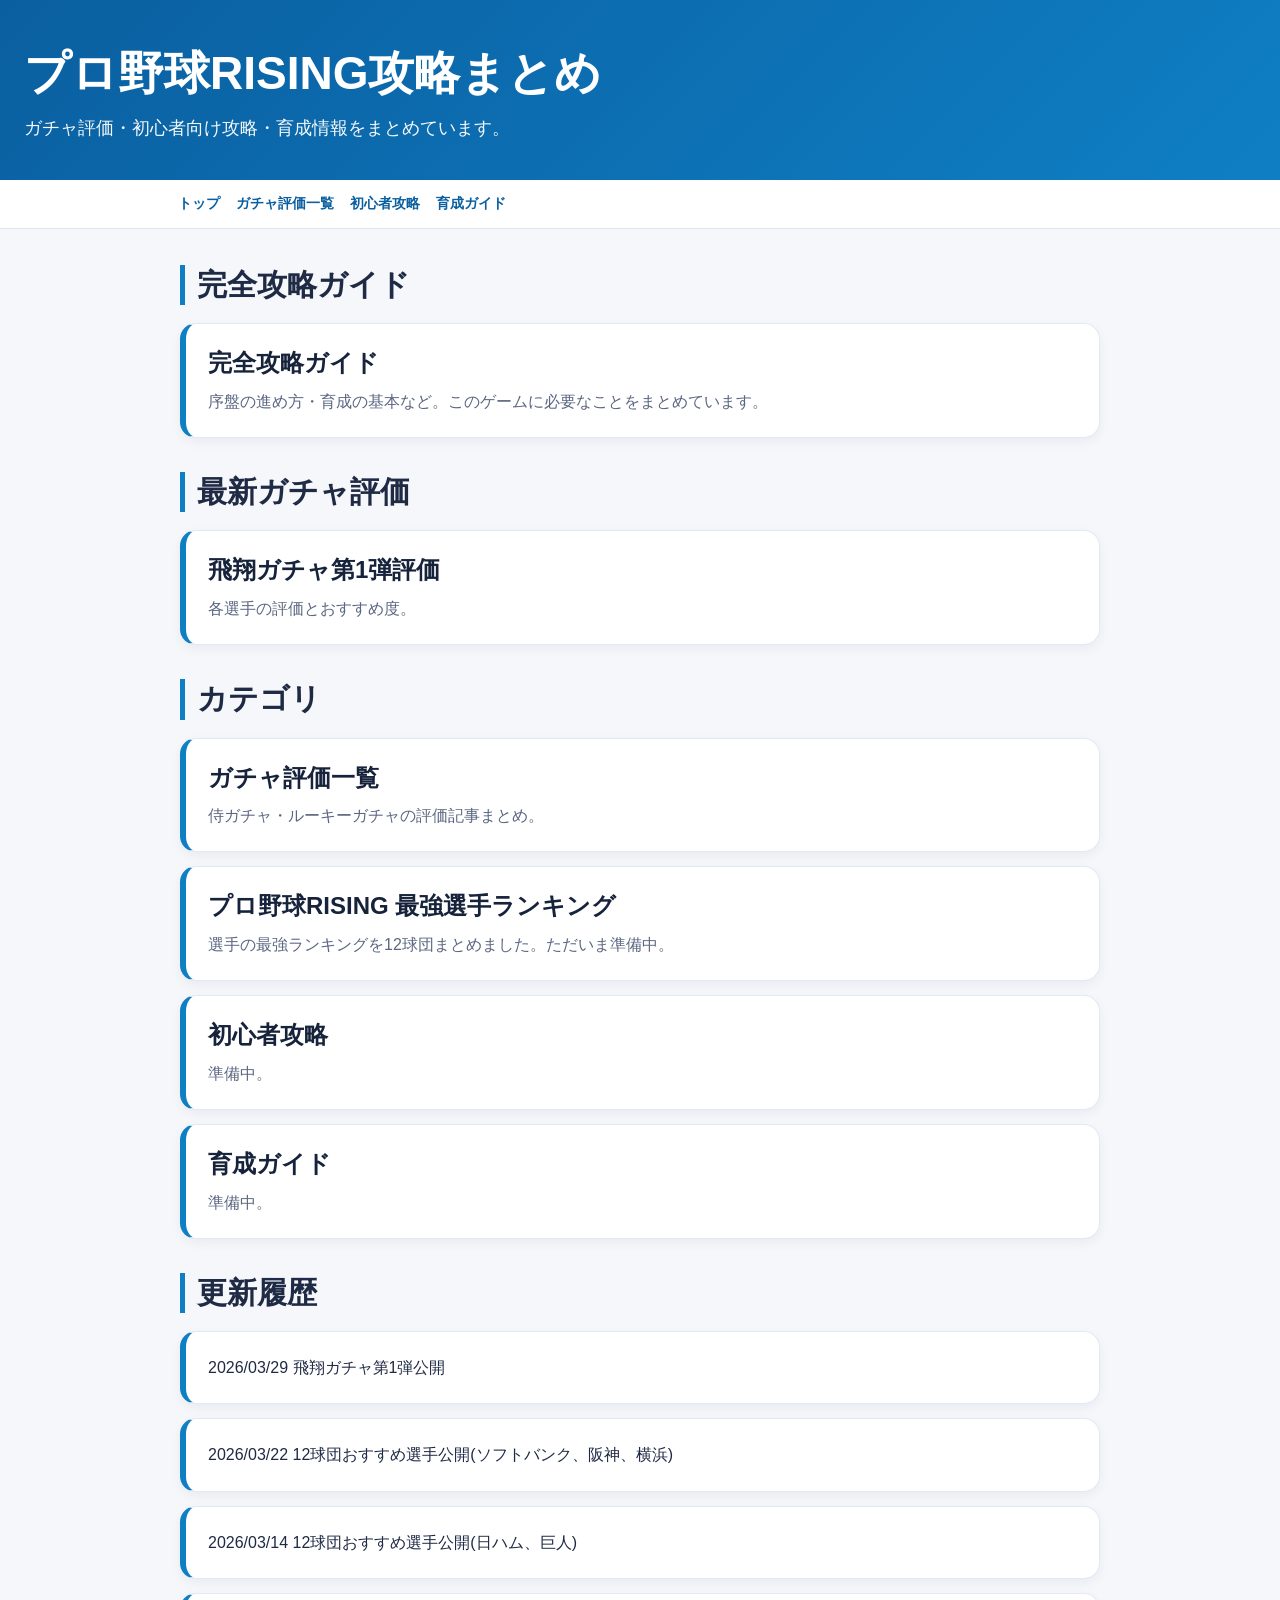
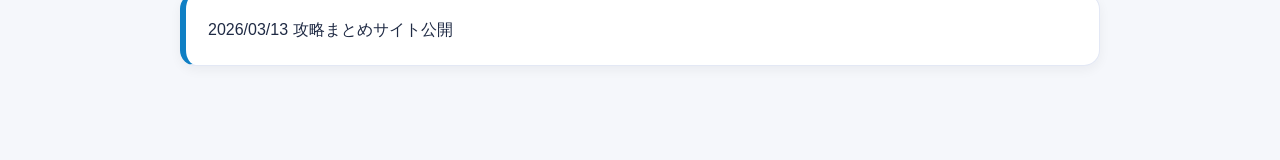
<file: index.html>
<!DOCTYPE html>
<html lang="ja">
<head>
<meta charset="utf-8">
<meta name="viewport" content="width=device-width, initial-scale=1">
<title>プロ野球RISING攻略まとめ</title>
<link rel="stylesheet" href="style.css">
</head>
<body>

<header>
  <h1>プロ野球RISING攻略まとめ</h1>
  <p>ガチャ評価・初心者向け攻略・育成情報をまとめています。</p>
</header>

<nav>
  <div class="nav-inner">
    <a href="./index.html">トップ</a>
    <a href="./gacha.html">ガチャ評価一覧</a>
    <a href="#">初心者攻略</a>
    <a href="#">育成ガイド</a>
  </div>
</nav>

<div class="container">

  <section>
    <h2>完全攻略ガイド</h2>
    <div class="card">
      <a class="card-title" href="https://note.com/namahamusdtb/n/n98266732a92f" target="_blank" rel="noopener noreferrer">完全攻略ガイド</a>
      <div class="desc">序盤の進め方・育成の基本など。このゲームに必要なことをまとめています。</div>
    </div>
  </section>

  <section>
    <h2>最新ガチャ評価</h2>
    <div class="card">
      <a class="card-title" href="https://note.com/namahamusdtb/n/nda409829eb93" target="_blank" rel="noopener noreferrer">飛翔ガチャ第1弾評価</a>
      <div class="desc">各選手の評価とおすすめ度。</div>
    </div>
  </section>

  <section>
    <h2>カテゴリ</h2>
    <div class="card">
      <a class="card-title" href="./gacha.html">ガチャ評価一覧</a>
      <div class="desc">侍ガチャ・ルーキーガチャの評価記事まとめ。</div>
    </div>
    
    <div class="card">
      <a class="card-title" href="./12teams.html">プロ野球RISING 最強選手ランキング</a>
      <div class="desc">選手の最強ランキングを12球団まとめました。ただいま準備中。</div>
    </div>

    <div class="card">
      <a class="card-title" href="#">初心者攻略</a>
      <div class="desc">準備中。</div>
    </div>

    <div class="card">
      <a class="card-title" href="#">育成ガイド</a>
      <div class="desc">準備中。</div>
    </div>
  </section>

  <section>
<h2>更新履歴</h2>

<div class="card">
2026/03/29 飛翔ガチャ第1弾公開 
</div>

<div class="card">
2026/03/22 12球団おすすめ選手公開(ソフトバンク、阪神、横浜)
</div>

<div class="card">
2026/03/14 12球団おすすめ選手公開(日ハム、巨人)
</div>
  
<div class="card">
2026/03/13 攻略まとめサイト公開
</div>

</section>

</div>

</body>
</html>
</file>
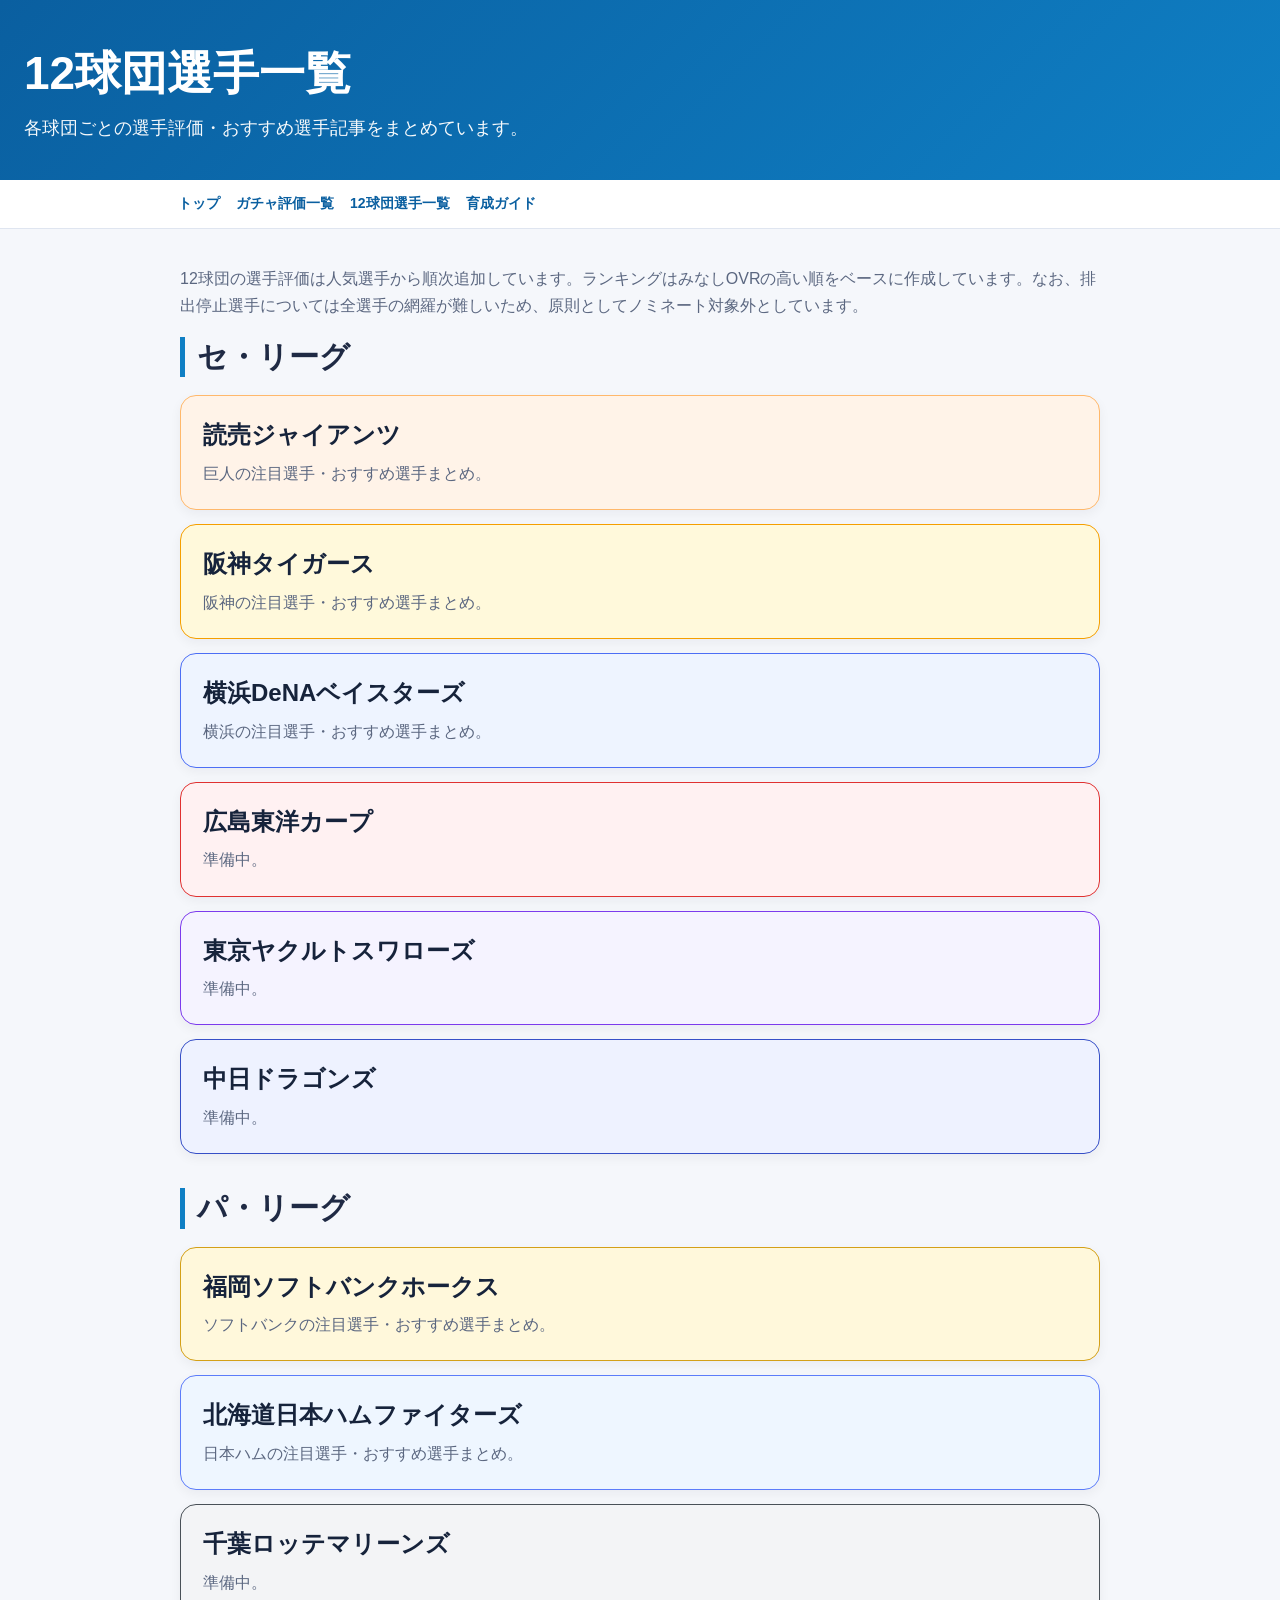
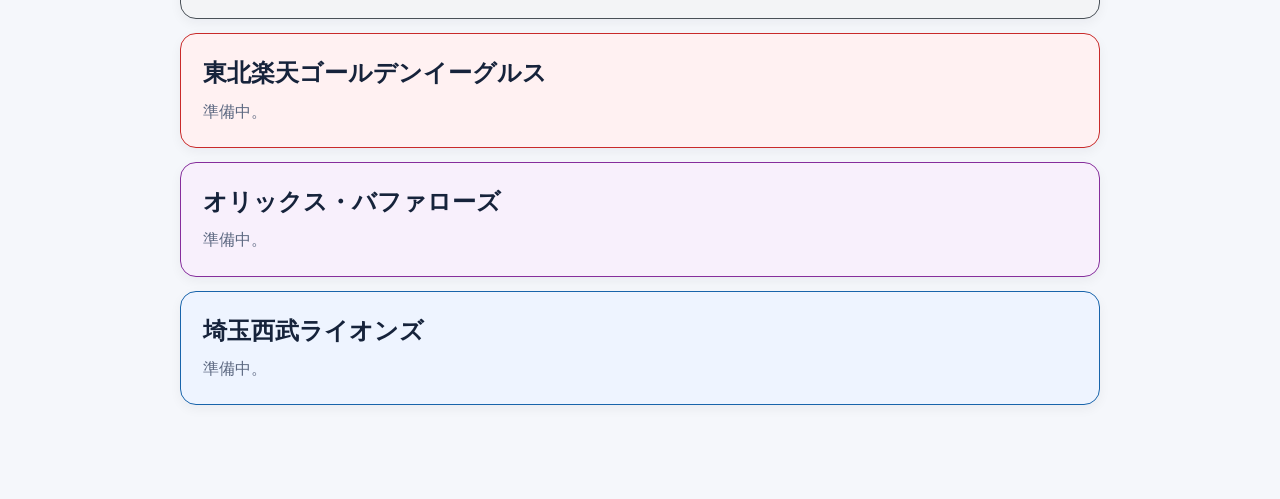
<file: 12teams.html>
<!DOCTYPE html>
<html lang="ja">
<head>
<meta charset="utf-8">
<meta name="viewport" content="width=device-width, initial-scale=1">
<title>12球団選手一覧 | プロ野球RISING攻略まとめ</title>
<link rel="stylesheet" href="style.css">
</head>
<body>

<header>
  <h1>12球団選手一覧</h1>
  <p>各球団ごとの選手評価・おすすめ選手記事をまとめています。</p>
</header>

<nav>
  <div class="nav-inner">
    <a href="./index.html">トップ</a>
    <a href="./gacha.html">ガチャ評価一覧</a>
    <a href="./12teams.html">12球団選手一覧</a>
    <a href="#">育成ガイド</a>
  </div>
</nav>

<div class="container">

  <section>
    <p class="note">
12球団の選手評価は人気選手から順次追加しています。ランキングはみなしOVRの高い順をベースに作成しています。なお、排出停止選手については全選手の網羅が難しいため、原則としてノミネート対象外としています。
</p>
    <h2>セ・リーグ</h2>

    <div class="card" style="background:#fff3e8; border:1px solid #ffb86b;">
      <a class="card-title" href="./gints.html" target="_blank" rel="noopener noreferrer">読売ジャイアンツ</a>
      <div class="desc">巨人の注目選手・おすすめ選手まとめ。</div>
    </div>

    <div class="card" style="background:#fff9db; border:1px solid #f59f00;">
      <a class="card-title" href="./tigers.html" target="_blank" rel="noopener noreferrer">阪神タイガース</a>
      <div class="desc">阪神の注目選手・おすすめ選手まとめ。</div>
    </div>

    <div class="card" style="background:#eef4ff; border:1px solid #4c6ef5;">
      <a class="card-title" href="./bays.html" target="_blank" rel="noopener noreferrer">横浜DeNAベイスターズ</a>
      <div class="desc">横浜の注目選手・おすすめ選手まとめ。</div>
    </div>

    <div class="card" style="background:#fff1f2; border:1px solid #e03131;">
      <a class="card-title" href="ここに広島の記事URL" target="_blank" rel="noopener noreferrer">広島東洋カープ</a>
      <div class="desc">準備中。</div>
    </div>

    <div class="card" style="background:#f5f3ff; border:1px solid #7c3aed;">
      <a class="card-title" href="ここにヤクルトの記事URL" target="_blank" rel="noopener noreferrer">東京ヤクルトスワローズ</a>
      <div class="desc">準備中。</div>
    </div>

    <div class="card" style="background:#eef2ff; border:1px solid #364fc7;">
      <a class="card-title" href="ここに中日の記事URL" target="_blank" rel="noopener noreferrer">中日ドラゴンズ</a>
      <div class="desc">準備中。</div>
    </div>
  </section>

  <section>
    <h2>パ・リーグ</h2>

    <div class="card" style="background:#fff8db; border:1px solid #d4a017;">
      <a class="card-title" href="./hawks.html" target="_blank" rel="noopener noreferrer">福岡ソフトバンクホークス</a>
      <div class="desc">ソフトバンクの注目選手・おすすめ選手まとめ。</div>
    </div>

    <div class="card" style="background:#eef6ff; border:1px solid #5c7cfa;">
      <a class="card-title" href="./fighters.html" target="_blank" rel="noopener noreferrer">北海道日本ハムファイターズ</a>
      <div class="desc">日本ハムの注目選手・おすすめ選手まとめ。</div>
    </div>

    <div class="card" style="background:#f3f4f6; border:1px solid #495057;">
      <a class="card-title" href="ここにロッテの記事URL" target="_blank" rel="noopener noreferrer">千葉ロッテマリーンズ</a>
      <div class="desc">準備中。</div>
    </div>

    <div class="card" style="background:#fff1f2; border:1px solid #c92a2a;">
      <a class="card-title" href="ここに楽天の記事URL" target="_blank" rel="noopener noreferrer">東北楽天ゴールデンイーグルス</a>
      <div class="desc">準備中。</div>
    </div>

    <div class="card" style="background:#f8f0fc; border:1px solid #862e9c;">
      <a class="card-title" href="ここにオリックスの記事URL" target="_blank" rel="noopener noreferrer">オリックス・バファローズ</a>
      <div class="desc">準備中。</div>
    </div>

    <div class="card" style="background:#eef4ff; border:1px solid #1864ab;">
      <a class="card-title" href="ここに西武の記事URL" target="_blank" rel="noopener noreferrer">埼玉西武ライオンズ</a>
      <div class="desc">準備中。</div>
    </div>
  </section>

</div>

</body>
</html>
</file>
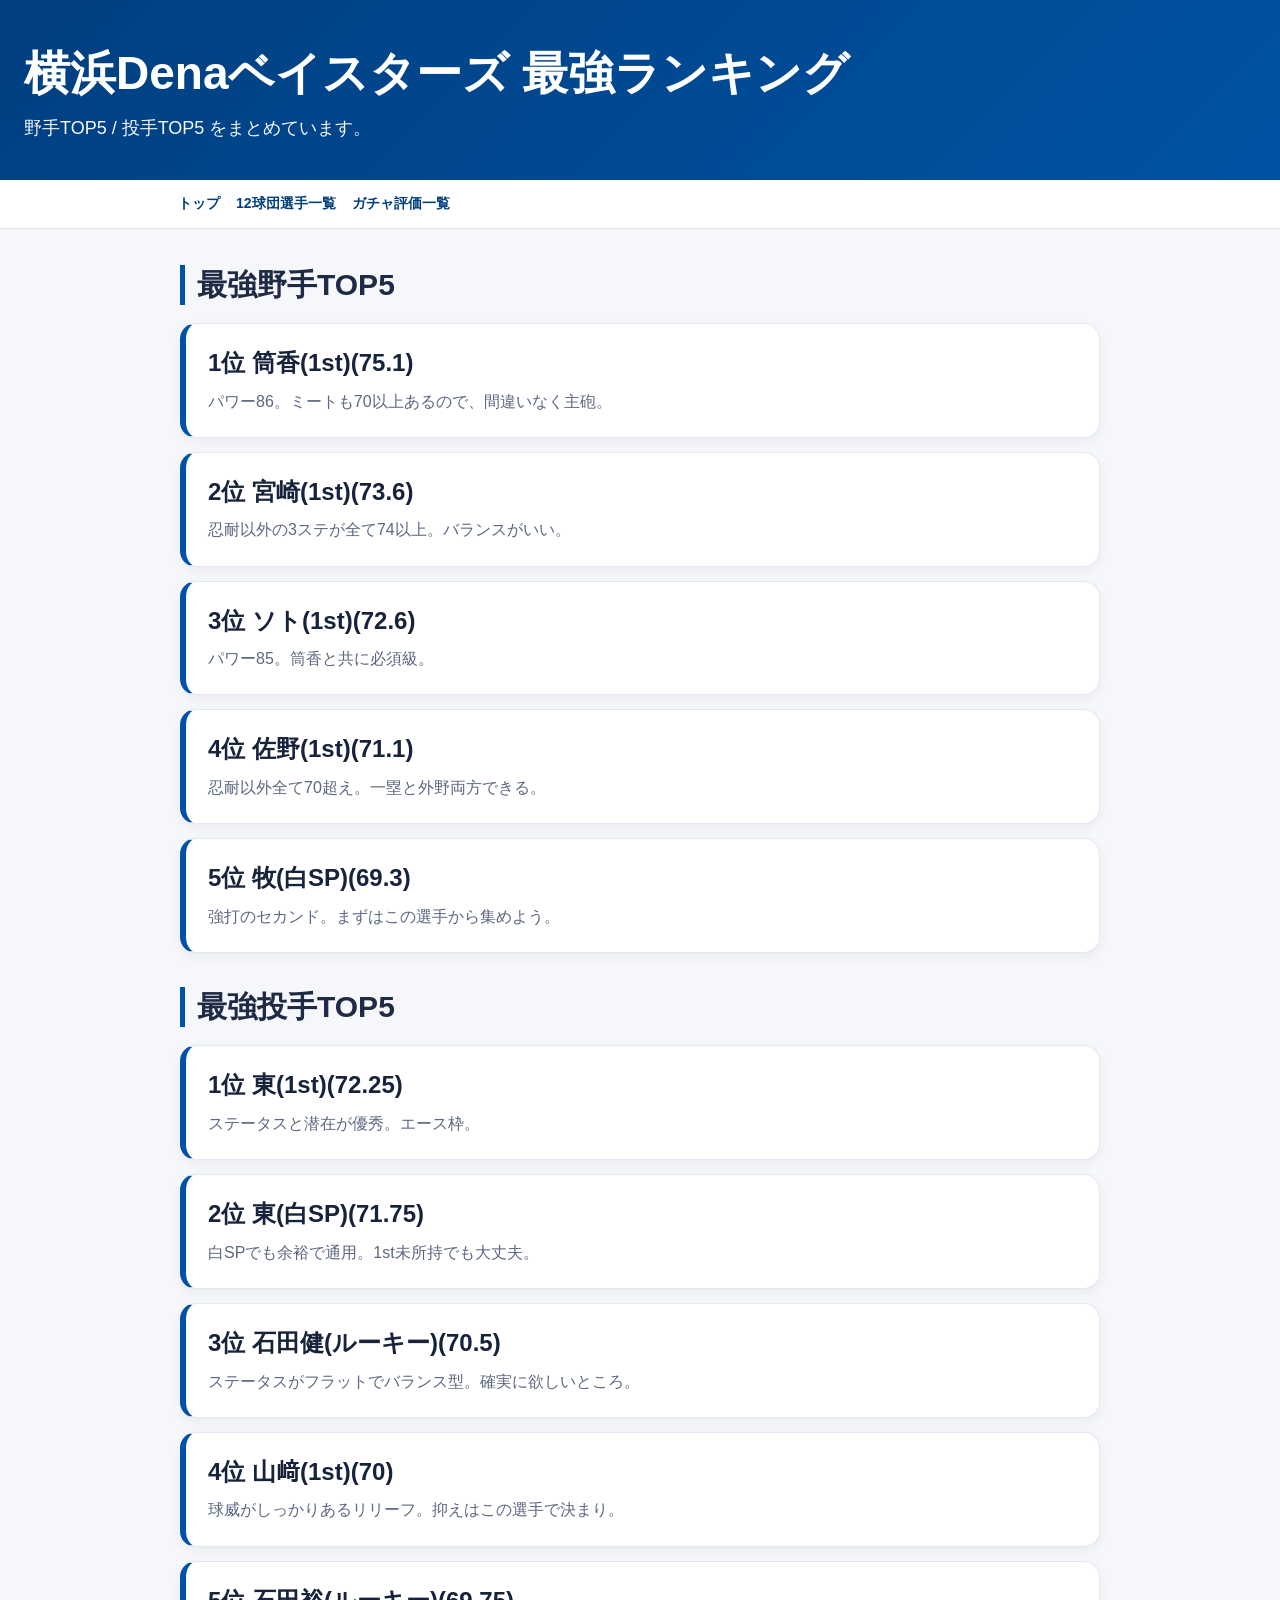
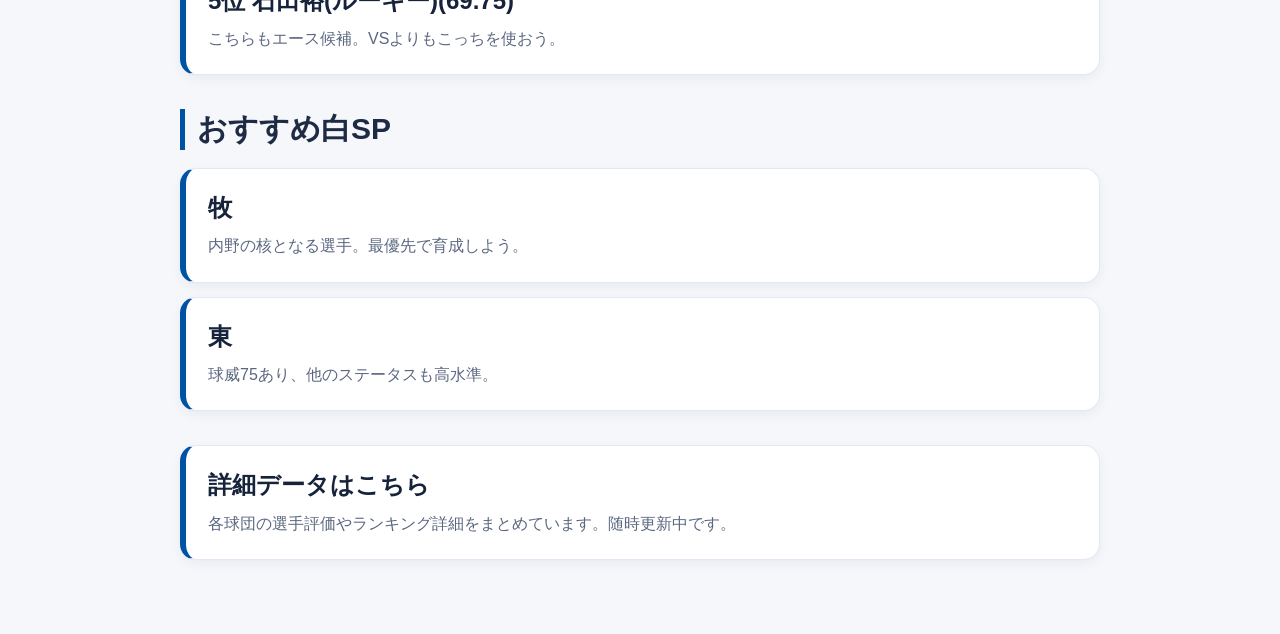
<file: bays.html>
<!DOCTYPE html>
<html lang="ja">
<head>
<meta charset="utf-8">
<meta name="viewport" content="width=device-width, initial-scale=1">
<title>横浜最強ランキング | プロ野球RISING攻略まとめ</title>
<link rel="stylesheet" href="style.css">
</head>
<body class="team-baystars">

<header>
  <h1>横浜Denaベイスターズ 最強ランキング</h1>
  <p>野手TOP5 / 投手TOP5 をまとめています。</p>
</header>

<nav>
  <div class="nav-inner">
    <a href="./index.html">トップ</a>
    <a href="./12teams.html">12球団選手一覧</a>
    <a href="./gacha.html">ガチャ評価一覧</a>
  </div>
</nav>

<div class="container">

  <section>
    <h2>最強野手TOP5</h2>

    <div class="card">
      <a class="card-title" href="#">1位 筒香(1st)(75.1)</a>
      <div class="desc">パワー86。ミートも70以上あるので、間違いなく主砲。</div>
    </div>

    <div class="card">
      <a class="card-title" href="#">2位 宮崎(1st)(73.6)</a>
      <div class="desc">忍耐以外の3ステが全て74以上。バランスがいい。</div>
    </div>

    <div class="card">
      <a class="card-title" href="#">3位 ソト(1st)(72.6)</a>
      <div class="desc">パワー85。筒香と共に必須級。</div>
    </div>

    <div class="card">
      <a class="card-title" href="#">4位 佐野(1st)(71.1)</a>
      <div class="desc">忍耐以外全て70超え。一塁と外野両方できる。</div>
    </div>

    <div class="card">
      <a class="card-title" href="#">5位 牧(白SP)(69.3)</a>
      <div class="desc">強打のセカンド。まずはこの選手から集めよう。</div>
    </div>
  </section>

  <section>
    <h2>最強投手TOP5</h2>

    <div class="card">
      <a class="card-title" href="#">1位 東(1st)(72.25)</a>
      <div class="desc">ステータスと潜在が優秀。エース枠。</div>
    </div>

    <div class="card">
      <a class="card-title" href="#">2位 東(白SP)(71.75)</a>
      <div class="desc">白SPでも余裕で通用。1st未所持でも大丈夫。</div>
    </div>

    <div class="card">
      <a class="card-title" href="#">3位 石田健(ルーキー)(70.5)</a>
      <div class="desc">ステータスがフラットでバランス型。確実に欲しいところ。</div>
    </div>

    <div class="card">
      <a class="card-title" href="#">4位 山﨑(1st)(70)</a>
      <div class="desc">球威がしっかりあるリリーフ。抑えはこの選手で決まり。</div>
    </div>

    <div class="card">
      <a class="card-title" href="#">5位 石田裕(ルーキー)(69.75)</a>
      <div class="desc">こちらもエース候補。VSよりもこっちを使おう。</div>
    </div>
  </section>

<section>
    <h2>おすすめ白SP</h2>

    <div class="card">
      <a class="card-title" href="#">牧</a>
      <div class="desc">内野の核となる選手。最優先で育成しよう。</div>
    </div>

    <div class="card">
      <a class="card-title" href="#">東</a>
      <div class="desc">球威75あり、他のステータスも高水準。</div>
    </div>

   
  </section>
  <setion>
    <div class="card">
  <a class="card-title" href="https://docs.google.com/spreadsheets/d/11COERzz-4ixmnXsivdzVs0lhzvkCiJ3dccHa9ftVWBo/edit?gid=1832913595#gid=1832913595" target="_blank" rel="noopener noreferrer">
    詳細データはこちら
  </a>
  <div class="desc">
    各球団の選手評価やランキング詳細をまとめています。随時更新中です。
  </div>
  </setion>

</div>

</div>

</body>
</html>
</file>
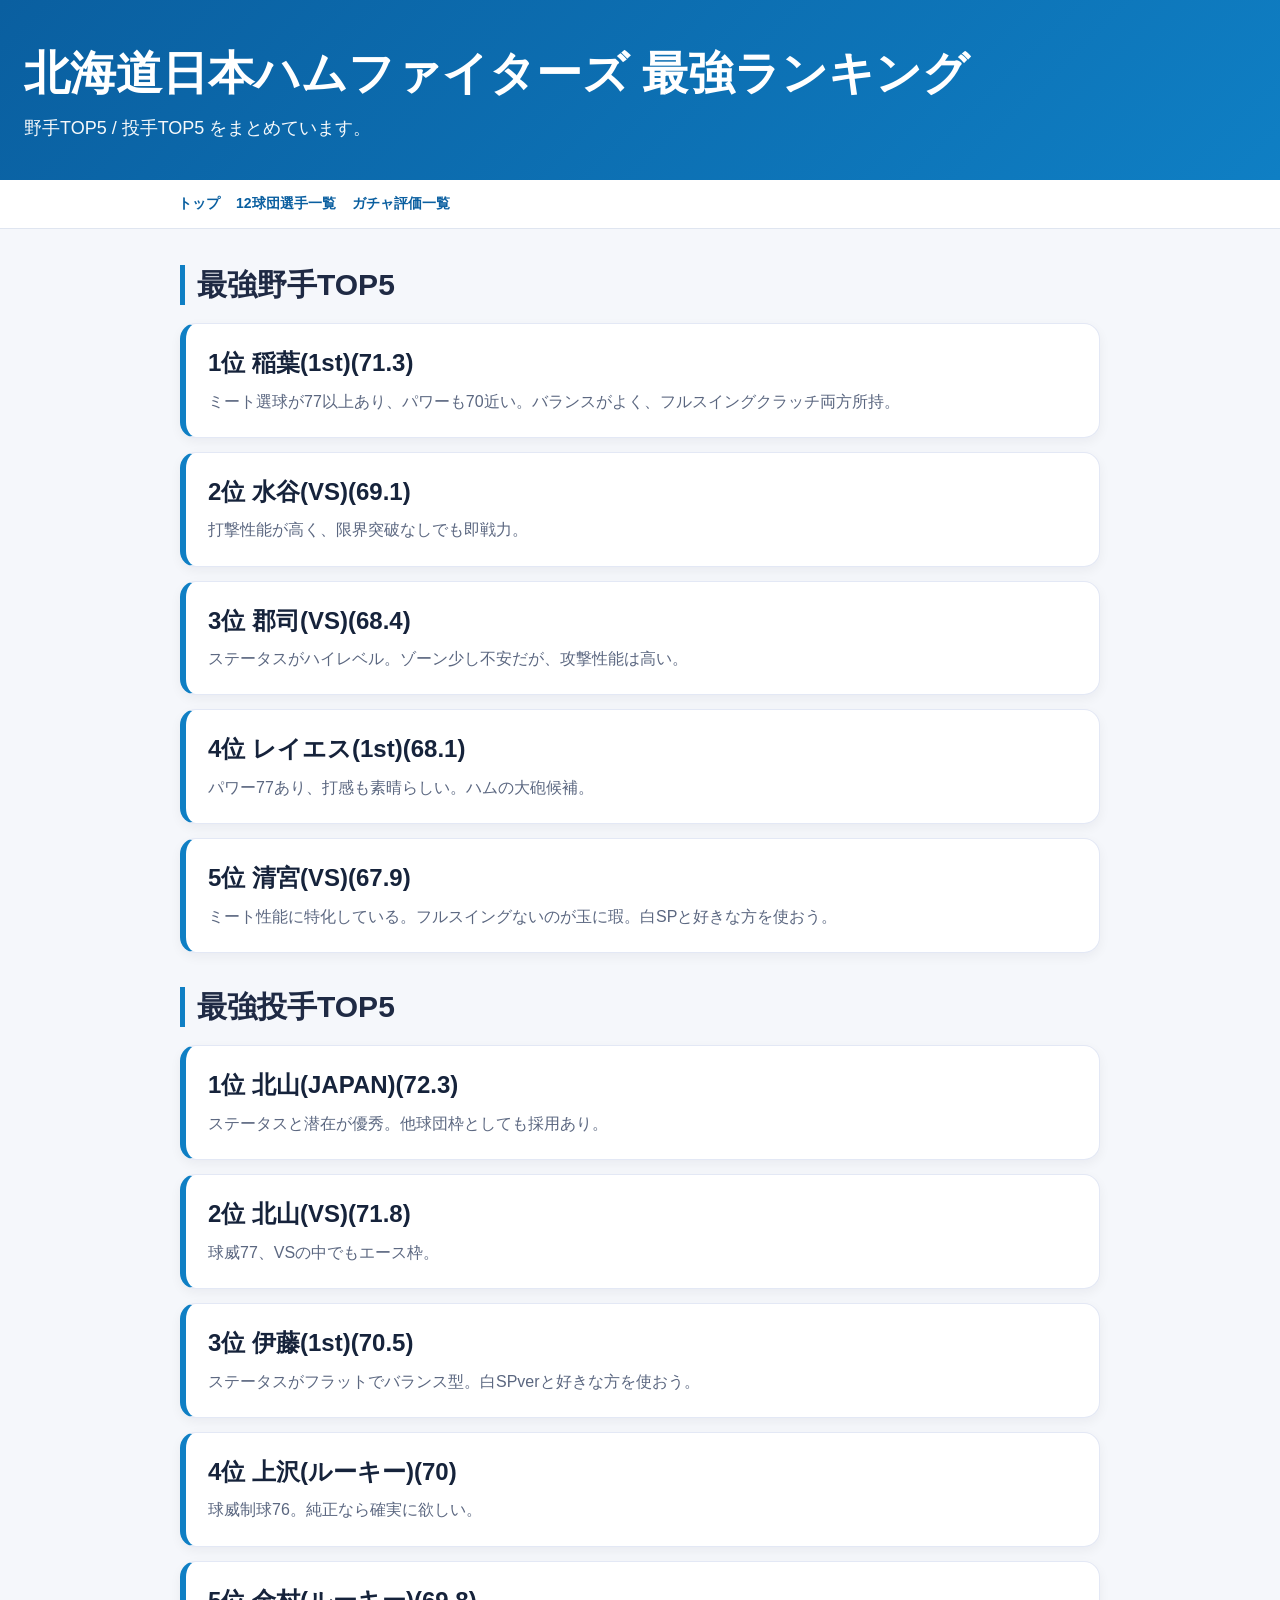
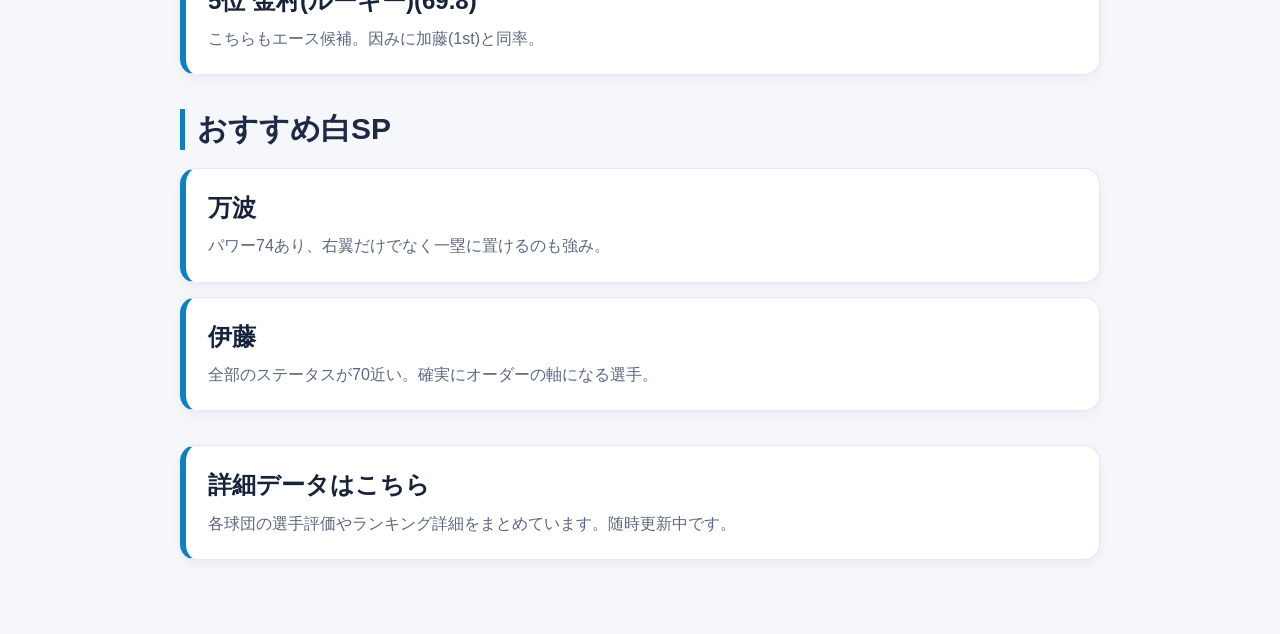
<file: fighters.html>
<!DOCTYPE html>
<html lang="ja">
<head>
<meta charset="utf-8">
<meta name="viewport" content="width=device-width, initial-scale=1">
<title>日本ハム最強ランキング | プロ野球RISING攻略まとめ</title>
<link rel="stylesheet" href="style.css">
</head>
<body>

<header>
  <h1>北海道日本ハムファイターズ 最強ランキング</h1>
  <p>野手TOP5 / 投手TOP5 をまとめています。</p>
</header>

<nav>
  <div class="nav-inner">
    <a href="./index.html">トップ</a>
    <a href="./12teams.html">12球団選手一覧</a>
    <a href="./gacha.html">ガチャ評価一覧</a>
  </div>
</nav>

<div class="container">

  <section>
    <h2>最強野手TOP5</h2>

    <div class="card">
      <a class="card-title" href="#">1位 稲葉(1st)(71.3)</a>
      <div class="desc">ミート選球が77以上あり、パワーも70近い。バランスがよく、フルスイングクラッチ両方所持。</div>
    </div>

    <div class="card">
      <a class="card-title" href="#">2位 水谷(VS)(69.1)</a>
      <div class="desc">打撃性能が高く、限界突破なしでも即戦力。</div>
    </div>

    <div class="card">
      <a class="card-title" href="#">3位 郡司(VS)(68.4)</a>
      <div class="desc">ステータスがハイレベル。ゾーン少し不安だが、攻撃性能は高い。</div>
    </div>

    <div class="card">
      <a class="card-title" href="#">4位 レイエス(1st)(68.1)</a>
      <div class="desc">パワー77あり、打感も素晴らしい。ハムの大砲候補。</div>
    </div>

    <div class="card">
      <a class="card-title" href="#">5位 清宮(VS)(67.9)</a>
      <div class="desc">ミート性能に特化している。フルスイングないのが玉に瑕。白SPと好きな方を使おう。</div>
    </div>
  </section>

  <section>
    <h2>最強投手TOP5</h2>

    <div class="card">
      <a class="card-title" href="#">1位 北山(JAPAN)(72.3)</a>
      <div class="desc">ステータスと潜在が優秀。他球団枠としても採用あり。</div>
    </div>

    <div class="card">
      <a class="card-title" href="#">2位 北山(VS)(71.8)</a>
      <div class="desc">球威77、VSの中でもエース枠。</div>
    </div>

    <div class="card">
      <a class="card-title" href="#">3位 伊藤(1st)(70.5)</a>
      <div class="desc">ステータスがフラットでバランス型。白SPverと好きな方を使おう。</div>
    </div>

    <div class="card">
      <a class="card-title" href="#">4位 上沢(ルーキー)(70)</a>
      <div class="desc">球威制球76。純正なら確実に欲しい。</div>
    </div>

    <div class="card">
      <a class="card-title" href="#">5位 金村(ルーキー)(69.8)</a>
      <div class="desc">こちらもエース候補。因みに加藤(1st)と同率。</div>
    </div>
  </section>

<section>
    <h2>おすすめ白SP</h2>

    <div class="card">
      <a class="card-title" href="#">万波</a>
      <div class="desc">パワー74あり、右翼だけでなく一塁に置けるのも強み。</div>
    </div>

    <div class="card">
      <a class="card-title" href="#">伊藤</a>
      <div class="desc">全部のステータスが70近い。確実にオーダーの軸になる選手。</div>
    </div>

   
  </section>
  <setion>
    <div class="card">
  <a class="card-title" href="https://docs.google.com/spreadsheets/d/11COERzz-4ixmnXsivdzVs0lhzvkCiJ3dccHa9ftVWBo/edit?gid=1832913595#gid=1832913595" target="_blank" rel="noopener noreferrer">
    詳細データはこちら
  </a>
  <div class="desc">
    各球団の選手評価やランキング詳細をまとめています。随時更新中です。
  </div>
  </setion>

</div>

</div>

</body>
</html>
</file>
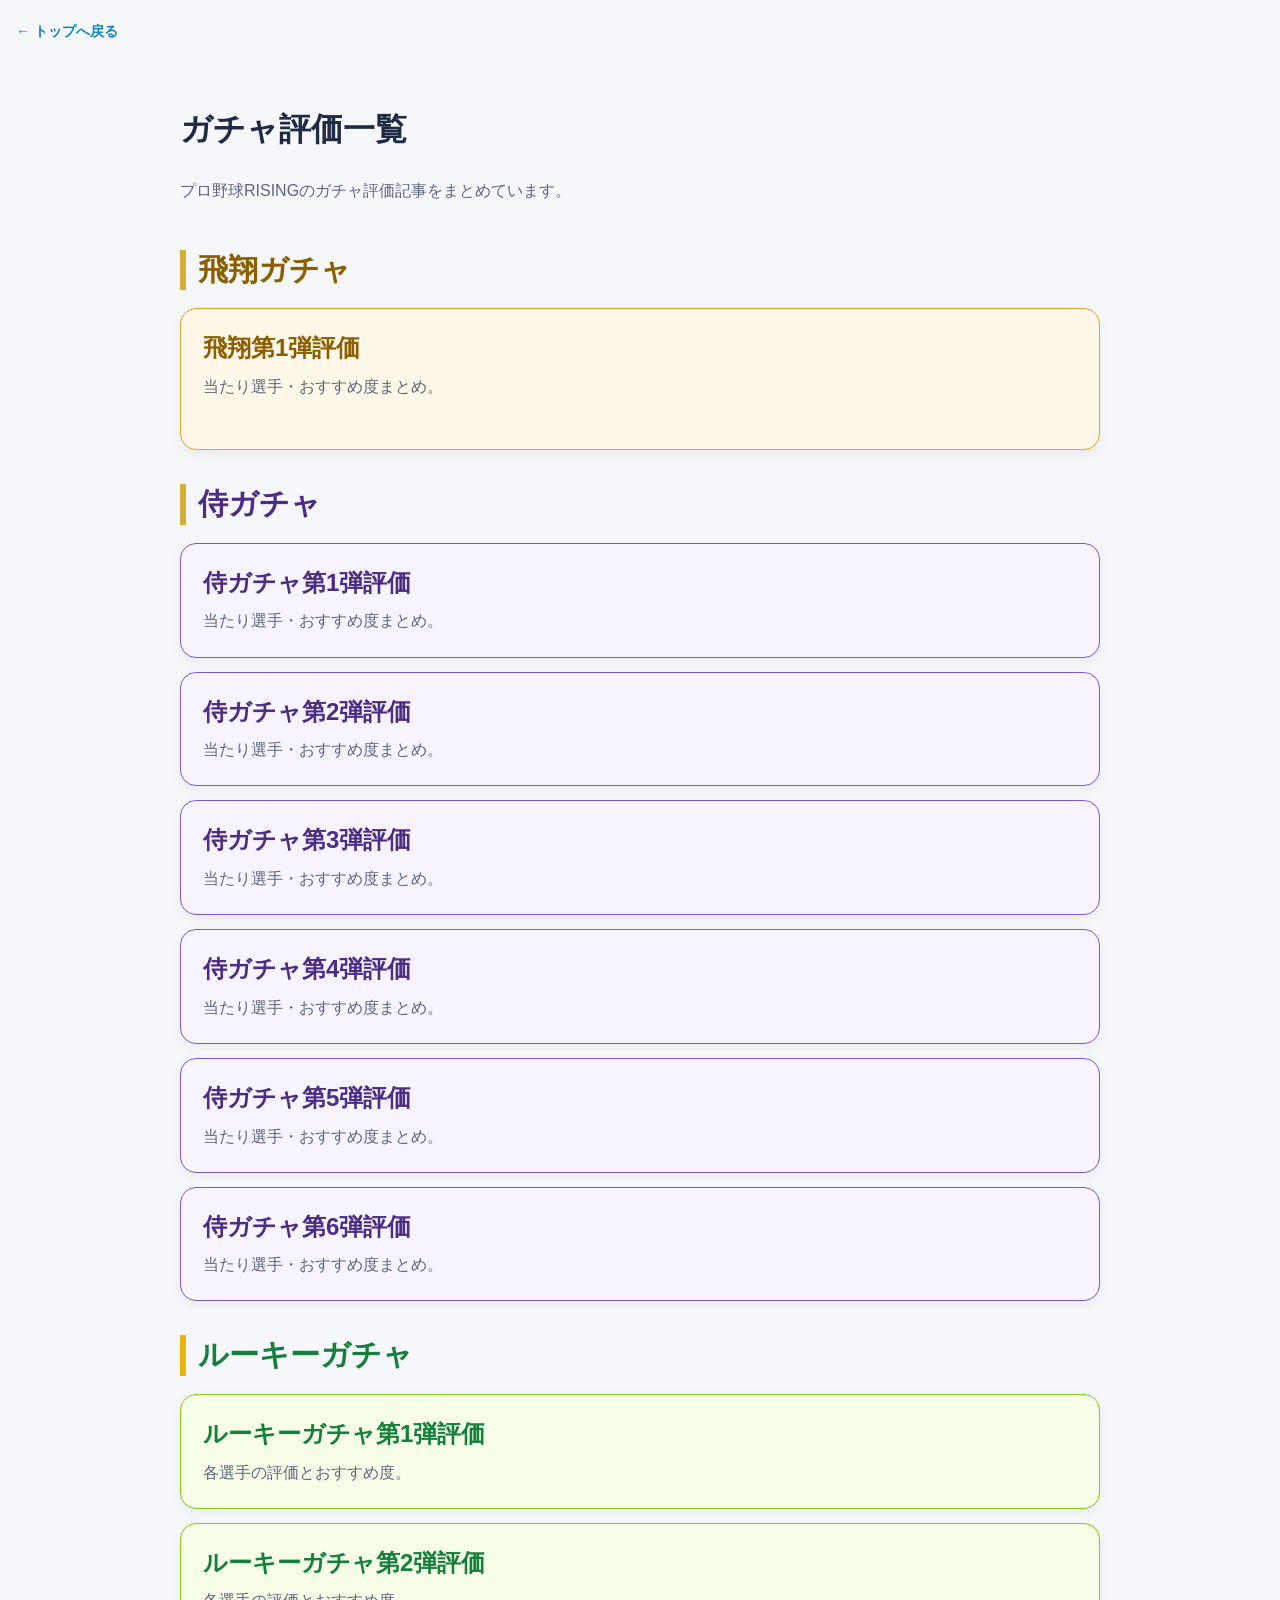
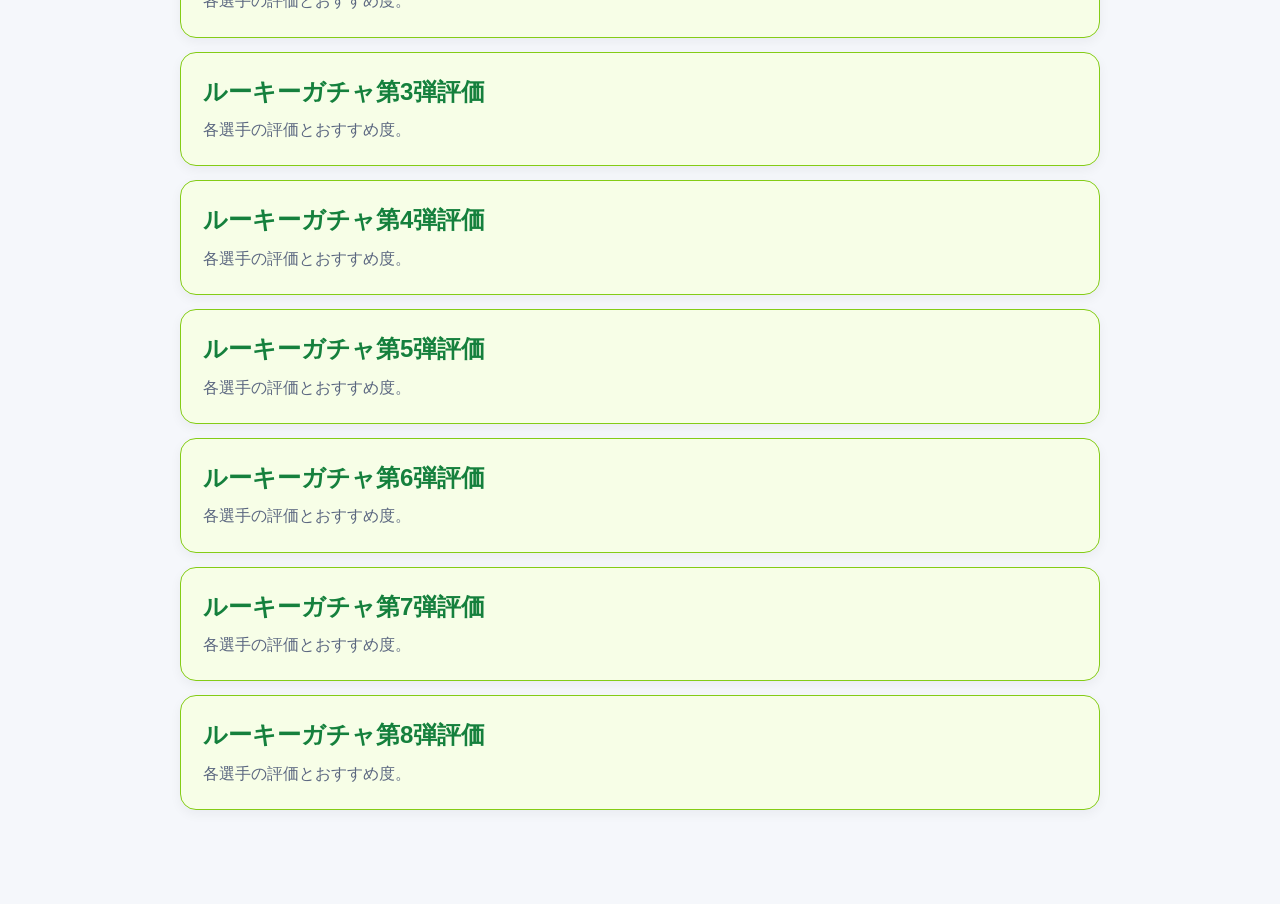
<file: gacha.html>
<!DOCTYPE html>
<html lang="ja">
<head>
<meta charset="utf-8">
<meta name="viewport" content="width=device-width, initial-scale=1">
<title>ガチャ評価一覧 | プロ野球RISING攻略まとめ</title>
<link rel="stylesheet" href="style.css">
</head>
<body>

<a class="back" href="./index.html">← トップへ戻る</a>

<div class="container">
  <h1>ガチャ評価一覧</h1>
  <p class="note">プロ野球RISINGのガチャ評価記事をまとめています。</p>
　<section>
    <h2 style="color:#8b5e00; border-left:6px solid #d4af37; padding-left:12px;">飛翔ガチャ</h2>

    <div class="card" style="background:#fff8e8; border:1px solid #d8a928;">
  <a class="card-title" href="https://note.com/namahamusdtb/n/nda409829eb93" target="_blank" rel="noopener noreferrer" style="color:#8b5e00;">飛翔第1弾評価</a>
  <div class="desc" style="color:#5f6678;">当たり選手・おすすめ度まとめ。</div>
　  </div>

  </section>
  <section>
    <h2 style="color:#4b2e83; border-left:6px solid #d4af37; padding-left:12px;">侍ガチャ</h2>

    <div class="card" style="background:#f7f4ff; border:1px solid #7c5ac7;">
      <a class="card-title" href="https://note.com/namahamusdtb/n/n2d8662afb2ef" target="_blank" rel="noopener noreferrer" style="color:#4b2e83;">侍ガチャ第1弾評価</a>
      <div class="desc">当たり選手・おすすめ度まとめ。</div>
    </div>

    <div class="card" style="background:#f7f4ff; border:1px solid #7c5ac7;">
      <a class="card-title" href="https://note.com/namahamusdtb/n/n9cc31be0638e" target="_blank" rel="noopener noreferrer" style="color:#4b2e83;">侍ガチャ第2弾評価</a>
      <div class="desc">当たり選手・おすすめ度まとめ。</div>
    </div>

    <div class="card" style="background:#f7f4ff; border:1px solid #7c5ac7;">
      <a class="card-title" href="https://note.com/namahamusdtb/n/nf6464c59a987" target="_blank" rel="noopener noreferrer" style="color:#4b2e83;">侍ガチャ第3弾評価</a>
      <div class="desc">当たり選手・おすすめ度まとめ。</div>
    </div>

    <div class="card" style="background:#f7f4ff; border:1px solid #7c5ac7;">
      <a class="card-title" href="https://note.com/namahamusdtb/n/n22a92076857b" target="_blank" rel="noopener noreferrer" style="color:#4b2e83;">侍ガチャ第4弾評価</a>
      <div class="desc">当たり選手・おすすめ度まとめ。</div>
    </div>

    <div class="card" style="background:#f7f4ff; border:1px solid #7c5ac7;">
      <a class="card-title" href="https://note.com/namahamusdtb/n/n7666d7bc1e69" target="_blank" rel="noopener noreferrer" style="color:#4b2e83;">侍ガチャ第5弾評価</a>
      <div class="desc">当たり選手・おすすめ度まとめ。</div>
    </div>

    <div class="card" style="background:#f7f4ff; border:1px solid #7c5ac7;">
      <a class="card-title" href="https://note.com/namahamusdtb/n/ne9a613f0274c" target="_blank" rel="noopener noreferrer" style="color:#4b2e83;">侍ガチャ第6弾評価</a>
      <div class="desc">当たり選手・おすすめ度まとめ。</div>
    </div>
  </section>

  <section>
    <h2 style="color:#15803d; border-left:6px solid #eab308; padding-left:12px;">ルーキーガチャ</h2>

    <div class="card" style="background:#f7fee7; border:1px solid #84cc16;">
      <a class="card-title" href="https://note.com/namahamusdtb/n/naf1d533c4ce0" target="_blank" rel="noopener noreferrer" style="color:#15803d;">ルーキーガチャ第1弾評価</a>
      <div class="desc">各選手の評価とおすすめ度。</div>
    </div>

    <div class="card" style="background:#f7fee7; border:1px solid #84cc16;">
      <a class="card-title" href="https://note.com/namahamusdtb/n/n0e35ddb4df1f" target="_blank" rel="noopener noreferrer" style="color:#15803d;">ルーキーガチャ第2弾評価</a>
      <div class="desc">各選手の評価とおすすめ度。</div>
    </div>

    <div class="card" style="background:#f7fee7; border:1px solid #84cc16;">
      <a class="card-title" href="https://note.com/namahamusdtb/n/n0d8639553088" target="_blank" rel="noopener noreferrer" style="color:#15803d;">ルーキーガチャ第3弾評価</a>
      <div class="desc">各選手の評価とおすすめ度。</div>
    </div>

    <div class="card" style="background:#f7fee7; border:1px solid #84cc16;">
      <a class="card-title" href="https://note.com/namahamusdtb/n/ne8cc600dd555" target="_blank" rel="noopener noreferrer" style="color:#15803d;">ルーキーガチャ第4弾評価</a>
      <div class="desc">各選手の評価とおすすめ度。</div>
    </div>

    <div class="card" style="background:#f7fee7; border:1px solid #84cc16;">
      <a class="card-title" href="https://note.com/namahamusdtb/n/n5d1d37b3b0b4" target="_blank" rel="noopener noreferrer" style="color:#15803d;">ルーキーガチャ第5弾評価</a>
      <div class="desc">各選手の評価とおすすめ度。</div>
    </div>

    <div class="card" style="background:#f7fee7; border:1px solid #84cc16;">
      <a class="card-title" href="https://note.com/namahamusdtb/n/n4d0e664ad80a" target="_blank" rel="noopener noreferrer" style="color:#15803d;">ルーキーガチャ第6弾評価</a>
      <div class="desc">各選手の評価とおすすめ度。</div>
    </div>

    <div class="card" style="background:#f7fee7; border:1px solid #84cc16;">
      <a class="card-title" href="https://note.com/namahamusdtb/n/n7758631bdbff" target="_blank" rel="noopener noreferrer" style="color:#15803d;">ルーキーガチャ第7弾評価</a>
      <div class="desc">各選手の評価とおすすめ度。</div>
    </div>

    <div class="card" style="background:#f7fee7; border:1px solid #84cc16;">
      <a class="card-title" href="https://note.com/namahamusdtb/n/n5ea67746f364" target="_blank" rel="noopener noreferrer" style="color:#15803d;">ルーキーガチャ第8弾評価</a>
      <div class="desc">各選手の評価とおすすめ度。</div>
    </div>
  </section>
</div>

</body>
</html>
</file>
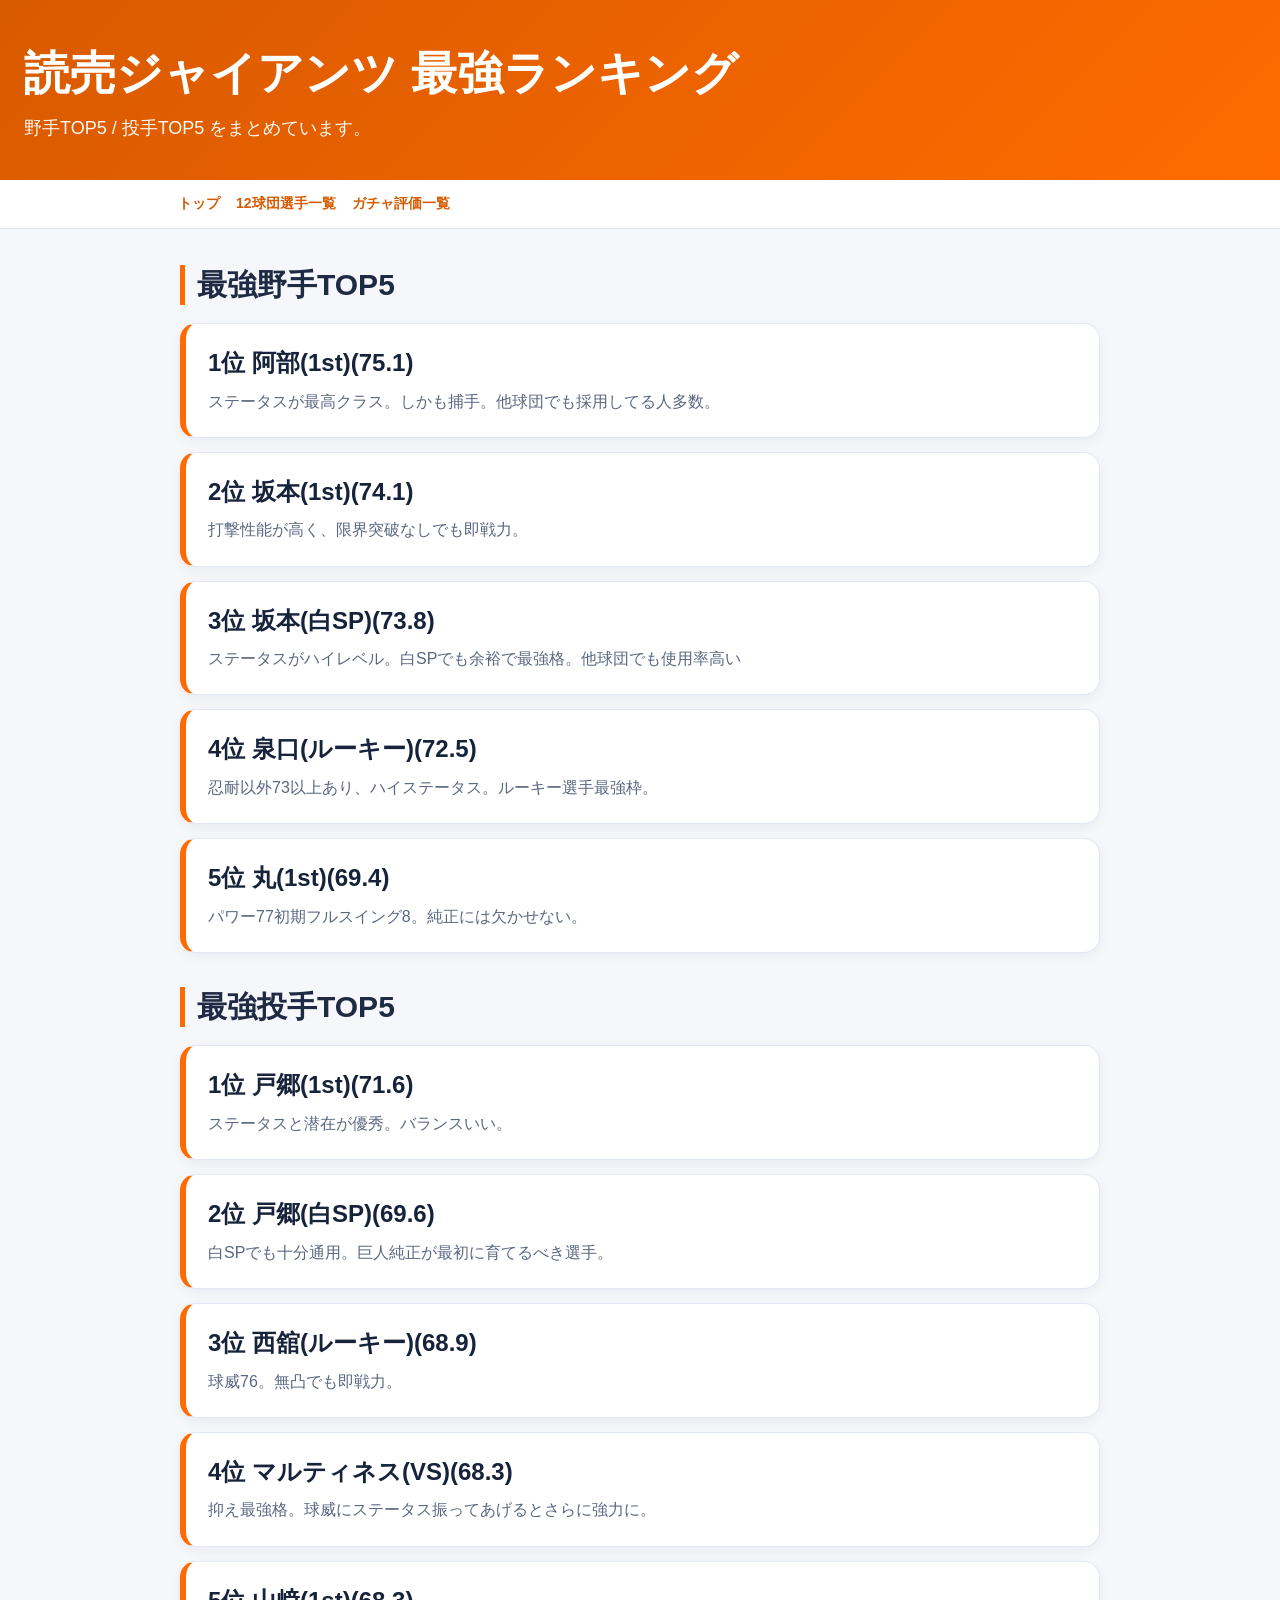
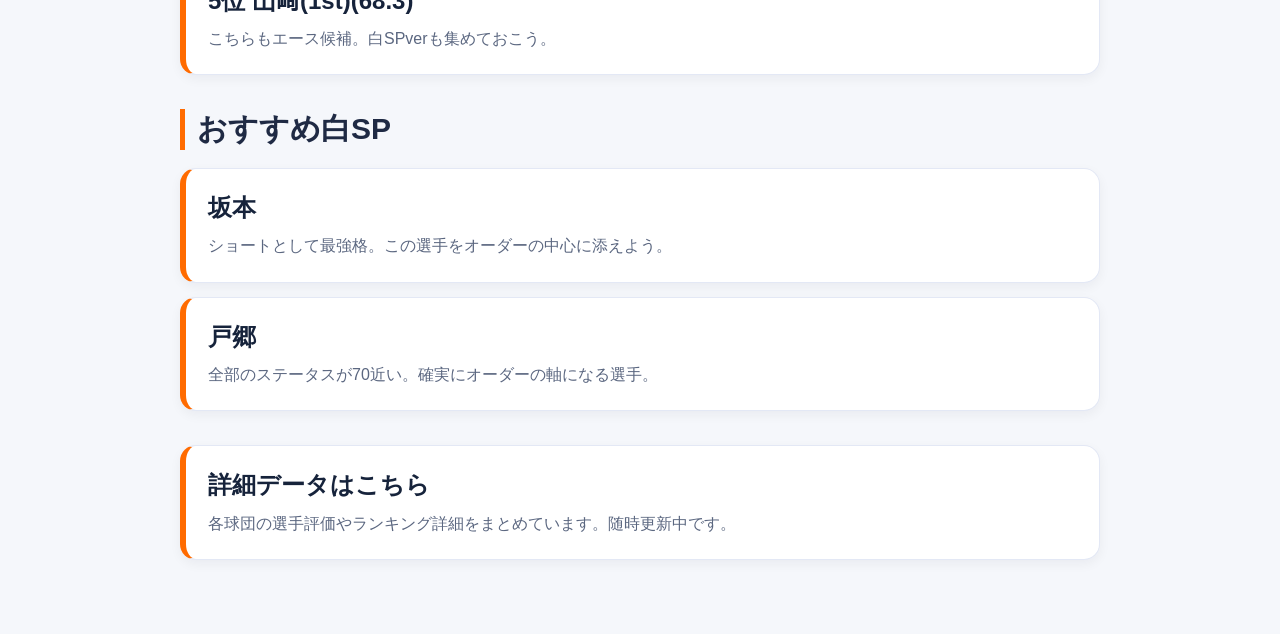
<file: gints.html>
<!DOCTYPE html>
<html lang="ja">
<head>
<meta charset="utf-8">
<meta name="viewport" content="width=device-width, initial-scale=1">
<title>巨人最強ランキング | プロ野球RISING攻略まとめ</title>
<link rel="stylesheet" href="style.css">
</head>
<body class="team-giants">

<header>
  <h1>読売ジャイアンツ 最強ランキング</h1>
  <p>野手TOP5 / 投手TOP5 をまとめています。</p>
</header>

<nav>
  <div class="nav-inner">
    <a href="./index.html">トップ</a>
    <a href="./12teams.html">12球団選手一覧</a>
    <a href="./gacha.html">ガチャ評価一覧</a>
  </div>
</nav>

<div class="container">

  <section>
    <h2>最強野手TOP5</h2>

    <div class="card">
      <a class="card-title" href="#">1位 阿部(1st)(75.1)</a>
      <div class="desc">ステータスが最高クラス。しかも捕手。他球団でも採用してる人多数。</div>
    </div>

    <div class="card">
      <a class="card-title" href="#">2位 坂本(1st)(74.1)</a>
      <div class="desc">打撃性能が高く、限界突破なしでも即戦力。</div>
    </div>

    <div class="card">
      <a class="card-title" href="#">3位 坂本(白SP)(73.8)</a>
      <div class="desc">ステータスがハイレベル。白SPでも余裕で最強格。他球団でも使用率高い</div>
    </div>

    <div class="card">
      <a class="card-title" href="#">4位 泉口(ルーキー)(72.5)</a>
      <div class="desc">忍耐以外73以上あり、ハイステータス。ルーキー選手最強枠。</div>
    </div>

    <div class="card">
      <a class="card-title" href="#">5位 丸(1st)(69.4)</a>
      <div class="desc">パワー77初期フルスイング8。純正には欠かせない。</div>
    </div>
  </section>

  <section>
    <h2>最強投手TOP5</h2>

    <div class="card">
      <a class="card-title" href="#">1位 戸郷(1st)(71.6)</a>
      <div class="desc">ステータスと潜在が優秀。バランスいい。</div>
    </div>

    <div class="card">
      <a class="card-title" href="#">2位 戸郷(白SP)(69.6)</a>
      <div class="desc">白SPでも十分通用。巨人純正が最初に育てるべき選手。</div>
    </div>

    <div class="card">
      <a class="card-title" href="#">3位 西舘(ルーキー)(68.9)</a>
      <div class="desc">球威76。無凸でも即戦力。</div>
    </div>

    <div class="card">
      <a class="card-title" href="#">4位 マルティネス(VS)(68.3)</a>
      <div class="desc">抑え最強格。球威にステータス振ってあげるとさらに強力に。</div>
    </div>

    <div class="card">
      <a class="card-title" href="#">5位 山﨑(1st)(68.3)</a>
      <div class="desc">こちらもエース候補。白SPverも集めておこう。</div>
    </div>
  </section>

<section>
    <h2>おすすめ白SP</h2>

    <div class="card">
      <a class="card-title" href="#">坂本</a>
      <div class="desc">ショートとして最強格。この選手をオーダーの中心に添えよう。</div>
    </div>

    <div class="card">
      <a class="card-title" href="#">戸郷</a>
      <div class="desc">全部のステータスが70近い。確実にオーダーの軸になる選手。</div>
    </div>

   
  </section>
  <setion>
    <div class="card">
  <a class="card-title" href="https://docs.google.com/spreadsheets/d/11COERzz-4ixmnXsivdzVs0lhzvkCiJ3dccHa9ftVWBo/edit?gid=1832913595#gid=1832913595" target="_blank" rel="noopener noreferrer">
    詳細データはこちら
  </a>
  <div class="desc">
    各球団の選手評価やランキング詳細をまとめています。随時更新中です。
  </div>
  </setion>

</div>

</div>

</body>
</html>
</file>
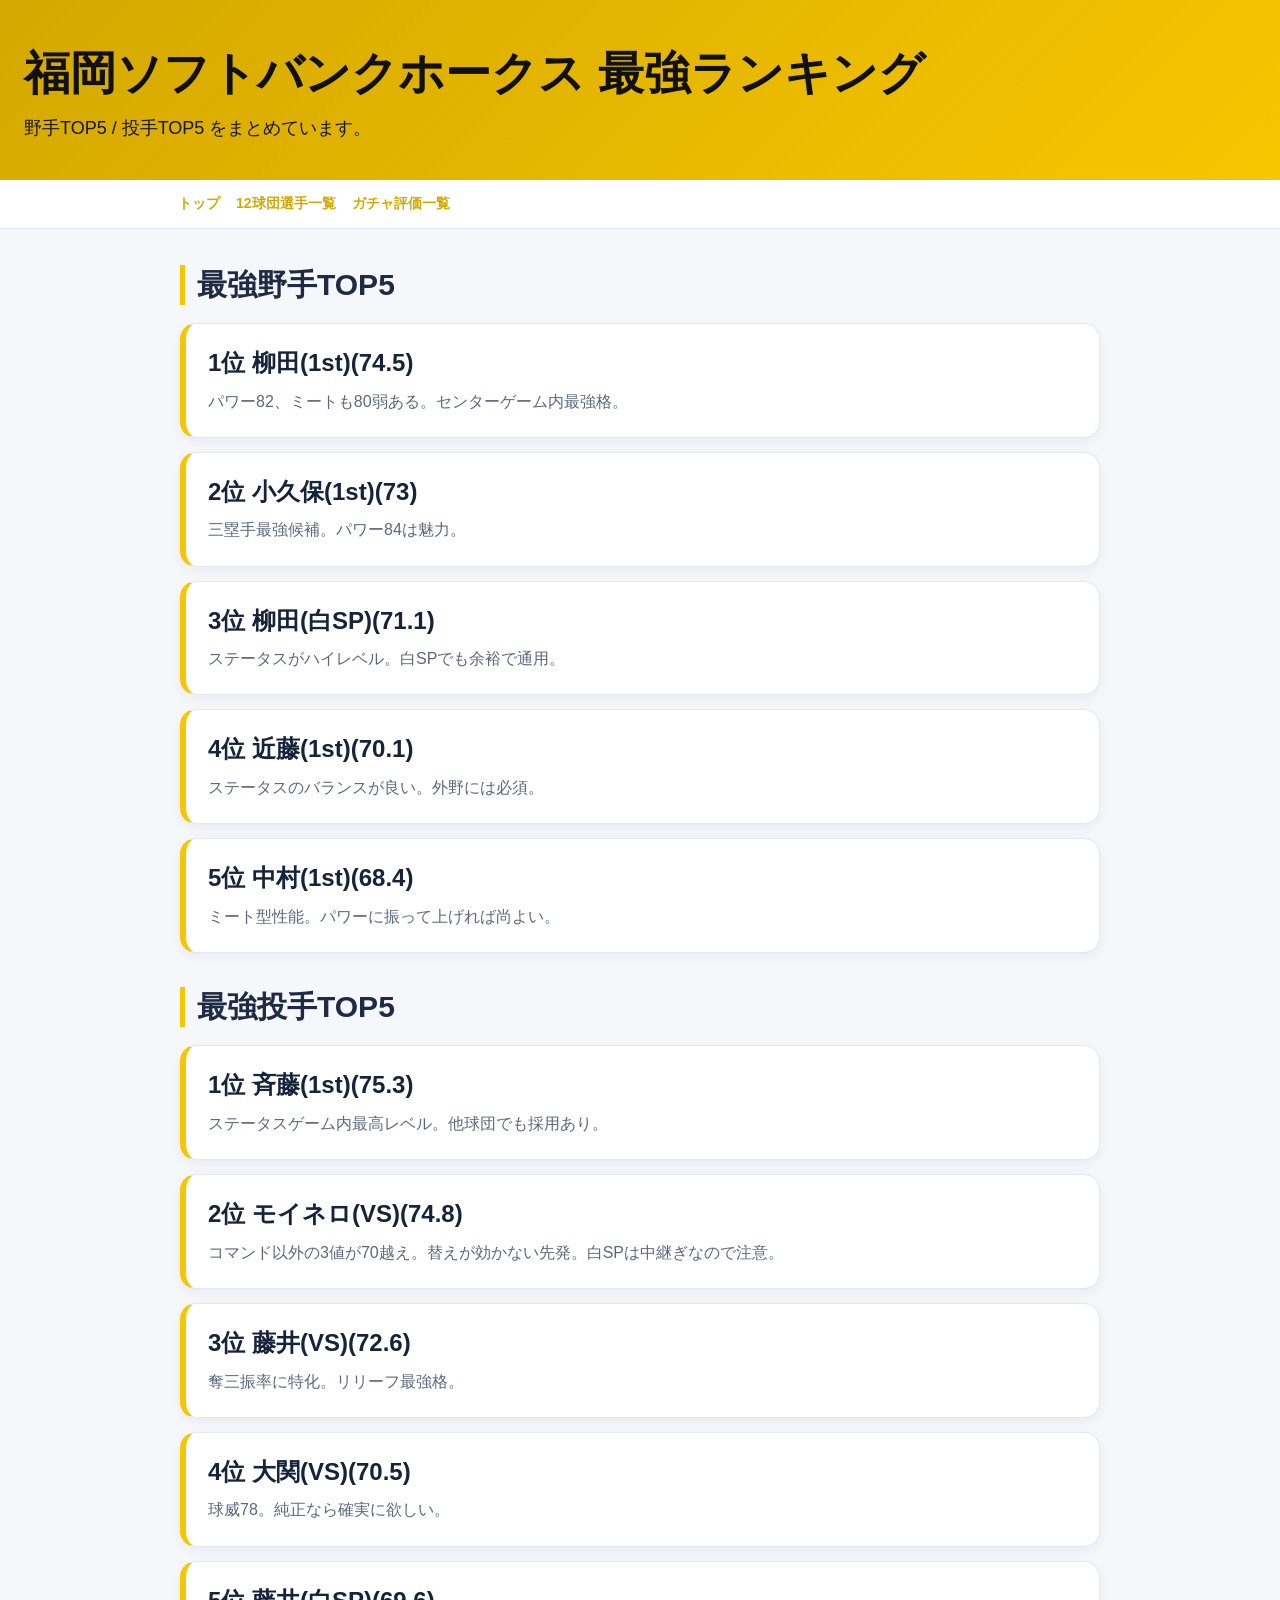
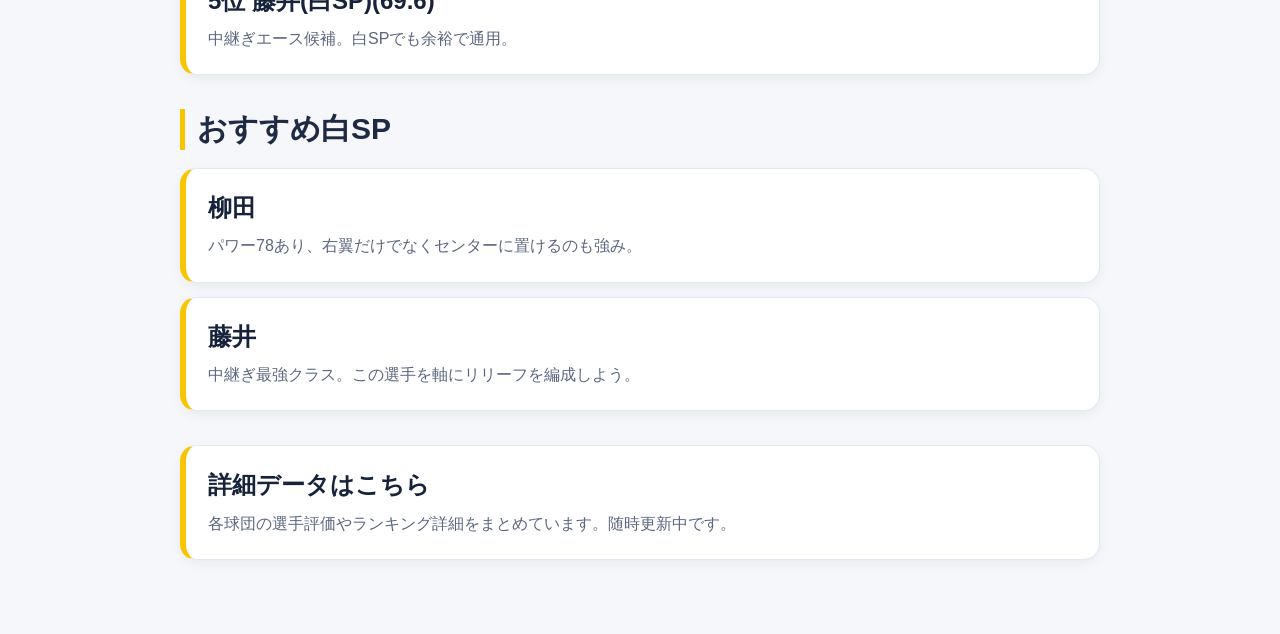
<file: hawks.html>
<!DOCTYPE html>
<html lang="ja">
<head>
<meta charset="utf-8">
<meta name="viewport" content="width=device-width, initial-scale=1">
<title>ソフトバンク最強ランキング | プロ野球RISING攻略まとめ</title>
<link rel="stylesheet" href="style.css">
</head>
<body class="team-hawks">

<header>
  <h1>福岡ソフトバンクホークス 最強ランキング</h1>
  <p>野手TOP5 / 投手TOP5 をまとめています。</p>
</header>

<nav>
  <div class="nav-inner">
    <a href="./index.html">トップ</a>
    <a href="./12teams.html">12球団選手一覧</a>
    <a href="./gacha.html">ガチャ評価一覧</a>
  </div>
</nav>

<div class="container">

  <section>
    <h2>最強野手TOP5</h2>

    <div class="card">
      <a class="card-title" href="#">1位 柳田(1st)(74.5)</a>
      <div class="desc">パワー82、ミートも80弱ある。センターゲーム内最強格。</div>
    </div>

    <div class="card">
      <a class="card-title" href="#">2位 小久保(1st)(73)</a>
      <div class="desc">三塁手最強候補。パワー84は魅力。</div>
    </div>

    <div class="card">
      <a class="card-title" href="#">3位 柳田(白SP)(71.1)</a>
      <div class="desc">ステータスがハイレベル。白SPでも余裕で通用。</div>
    </div>

    <div class="card">
      <a class="card-title" href="#">4位 近藤(1st)(70.1)</a>
      <div class="desc">ステータスのバランスが良い。外野には必須。</div>
    </div>

    <div class="card">
      <a class="card-title" href="#">5位 中村(1st)(68.4)</a>
      <div class="desc">ミート型性能。パワーに振って上げれば尚よい。</div>
    </div>
  </section>

  <section>
    <h2>最強投手TOP5</h2>

    <div class="card">
      <a class="card-title" href="#">1位 斉藤(1st)(75.3)</a>
      <div class="desc">ステータスゲーム内最高レベル。他球団でも採用あり。</div>
    </div>

    <div class="card">
      <a class="card-title" href="#">2位 モイネロ(VS)(74.8)</a>
      <div class="desc">コマンド以外の3値が70越え。替えが効かない先発。白SPは中継ぎなので注意。</div>
    </div>

    <div class="card">
      <a class="card-title" href="#">3位 藤井(VS)(72.6)</a>
      <div class="desc">奪三振率に特化。リリーフ最強格。</div>
    </div>

    <div class="card">
      <a class="card-title" href="#">4位 大関(VS)(70.5)</a>
      <div class="desc">球威78。純正なら確実に欲しい。</div>
    </div>

    <div class="card">
      <a class="card-title" href="#">5位 藤井(白SP)(69.6)</a>
      <div class="desc">中継ぎエース候補。白SPでも余裕で通用。</div>
    </div>
  </section>

<section>
    <h2>おすすめ白SP</h2>

    <div class="card">
      <a class="card-title" href="#">柳田</a>
      <div class="desc">パワー78あり、右翼だけでなくセンターに置けるのも強み。</div>
    </div>

    <div class="card">
      <a class="card-title" href="#">藤井</a>
      <div class="desc">中継ぎ最強クラス。この選手を軸にリリーフを編成しよう。</div>
    </div>

   
  </section>
  <setion>
    <div class="card">
  <a class="card-title" href="https://docs.google.com/spreadsheets/d/11COERzz-4ixmnXsivdzVs0lhzvkCiJ3dccHa9ftVWBo/edit?gid=1832913595#gid=1832913595" target="_blank" rel="noopener noreferrer">
    詳細データはこちら
  </a>
  <div class="desc">
    各球団の選手評価やランキング詳細をまとめています。随時更新中です。
  </div>
  </setion>

</div>

</div>

</body>
</html>
</file>
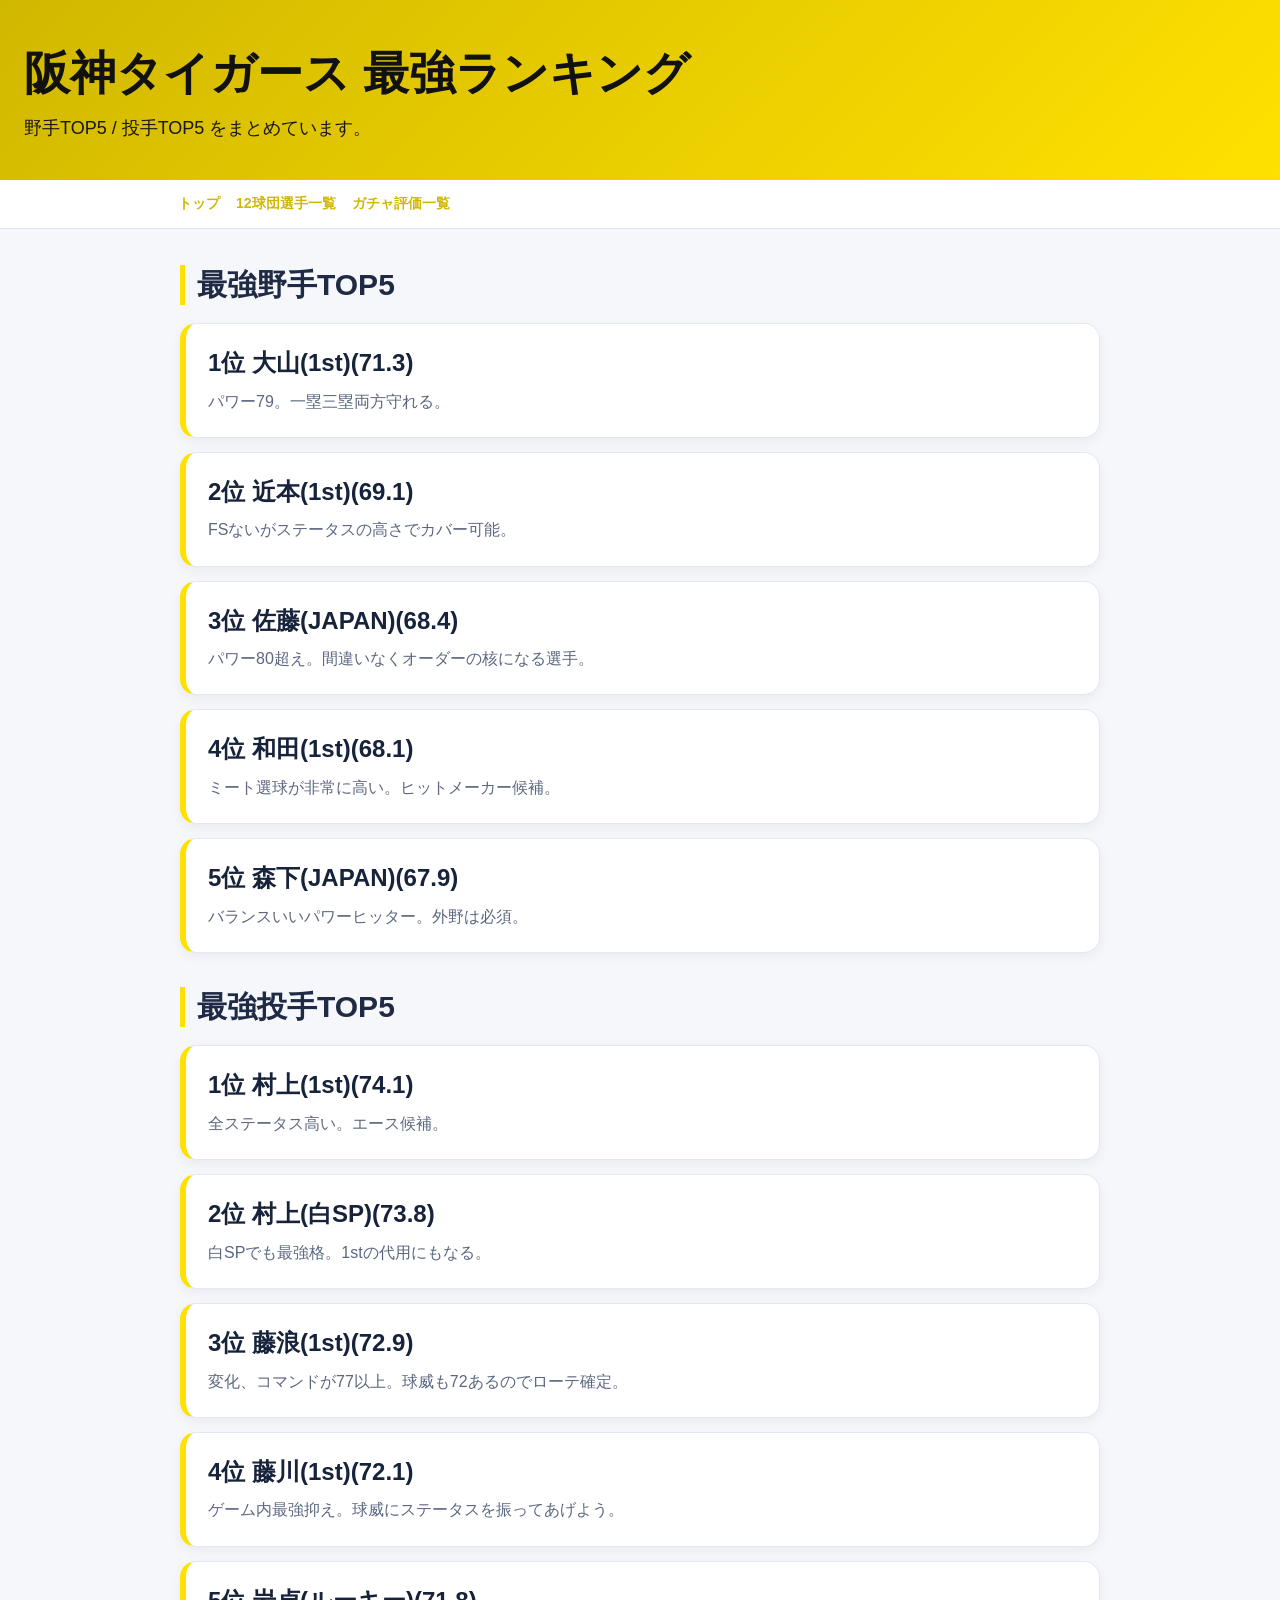
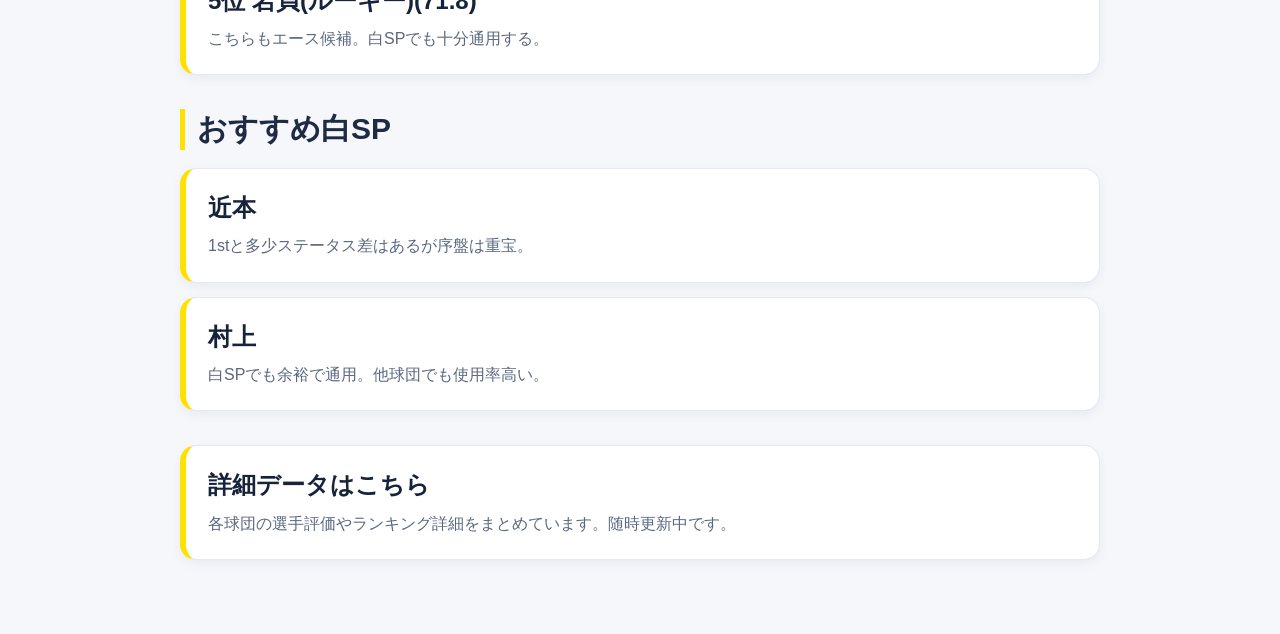
<file: tigers.html>
<!DOCTYPE html>
<html lang="ja">
<head>
<meta charset="utf-8">
<meta name="viewport" content="width=device-width, initial-scale=1">
<title>阪神最強ランキング | プロ野球RISING攻略まとめ</title>
<link rel="stylesheet" href="style.css">
</head>
<body class="team-tigers">

<header>
  <h1>阪神タイガース 最強ランキング</h1>
  <p>野手TOP5 / 投手TOP5 をまとめています。</p>
</header>

<nav>
  <div class="nav-inner">
    <a href="./index.html">トップ</a>
    <a href="./12teams.html">12球団選手一覧</a>
    <a href="./gacha.html">ガチャ評価一覧</a>
  </div>
</nav>

<div class="container">

  <section>
    <h2>最強野手TOP5</h2>

    <div class="card">
      <a class="card-title" href="#">1位 大山(1st)(71.3)</a>
      <div class="desc">パワー79。一塁三塁両方守れる。</div>
    </div>

    <div class="card">
      <a class="card-title" href="#">2位 近本(1st)(69.1)</a>
      <div class="desc">FSないがステータスの高さでカバー可能。</div>
    </div>

    <div class="card">
      <a class="card-title" href="#">3位 佐藤(JAPAN)(68.4)</a>
      <div class="desc">パワー80超え。間違いなくオーダーの核になる選手。</div>
    </div>

    <div class="card">
      <a class="card-title" href="#">4位 和田(1st)(68.1)</a>
      <div class="desc">ミート選球が非常に高い。ヒットメーカー候補。</div>
    </div>

    <div class="card">
      <a class="card-title" href="#">5位 森下(JAPAN)(67.9)</a>
      <div class="desc">バランスいいパワーヒッター。外野は必須。</div>
    </div>
  </section>

  <section>
    <h2>最強投手TOP5</h2>

    <div class="card">
      <a class="card-title" href="#">1位 村上(1st)(74.1)</a>
      <div class="desc">全ステータス高い。エース候補。</div>
    </div>

    <div class="card">
      <a class="card-title" href="#">2位 村上(白SP)(73.8)</a>
      <div class="desc">白SPでも最強格。1stの代用にもなる。</div>
    </div>

    <div class="card">
      <a class="card-title" href="#">3位 藤浪(1st)(72.9)</a>
      <div class="desc">変化、コマンドが77以上。球威も72あるのでローテ確定。</div>
    </div>

    <div class="card">
      <a class="card-title" href="#">4位 藤川(1st)(72.1)</a>
      <div class="desc">ゲーム内最強抑え。球威にステータスを振ってあげよう。</div>
    </div>

    <div class="card">
      <a class="card-title" href="#">5位 岩貞(ルーキー)(71.8)</a>
      <div class="desc">こちらもエース候補。白SPでも十分通用する。</div>
    </div>
  </section>

<section>
    <h2>おすすめ白SP</h2>

    <div class="card">
      <a class="card-title" href="#">近本</a>
      <div class="desc">1stと多少ステータス差はあるが序盤は重宝。</div>
    </div>

    <div class="card">
      <a class="card-title" href="#">村上</a>
      <div class="desc">白SPでも余裕で通用。他球団でも使用率高い。</div>
    </div>

   
  </section>
  <setion>
    <div class="card">
  <a class="card-title" href="https://docs.google.com/spreadsheets/d/11COERzz-4ixmnXsivdzVs0lhzvkCiJ3dccHa9ftVWBo/edit?gid=1832913595#gid=1832913595" target="_blank" rel="noopener noreferrer">
    詳細データはこちら
  </a>
  <div class="desc">
    各球団の選手評価やランキング詳細をまとめています。随時更新中です。
  </div>
  </setion>

</div>

</div>

</body>
</html>
</file>
<file: style.css>
:root{
  --bg:#f5f7fb;
  --card:#ffffff;
  --text:#1f2a44;
  --sub:#5b6780;
  --line:#dfe5f0;

  /* デフォルト色（日ハム寄りの青にしてもいいし汎用でもOK） */
  --accent:#0f7fc4;
  --accent2:#0a5fa0;
  --team-text:#ffffff;
}

*{
  box-sizing:border-box;
}

body{
  margin:0;
  font-family:-apple-system,BlinkMacSystemFont,"Segoe UI",sans-serif;
  background:var(--bg);
  color:var(--text);
  line-height:1.7;
}

a{
  color:var(--accent);
  text-decoration:none;
}

a:hover{
  text-decoration:underline;
}

header{
  background:linear-gradient(135deg,var(--accent2),var(--accent));
  color:var(--team-text);
  padding:34px 20px 28px;
  box-shadow:0 2px 10px rgba(0,0,0,0.08);
}

header h1{
  margin:0;
  font-size:34px;
  line-height:1.2;
  font-weight:800;
}

header p{
  margin:12px 0 0;
  font-size:15px;
  opacity:0.96;
}

nav{
  background:#fff;
  border-bottom:1px solid var(--line);
  position:sticky;
  top:0;
  z-index:10;
}

.nav-inner{
  max-width:960px;
  margin:0 auto;
  padding:12px 18px;
  display:flex;
  gap:16px;
  flex-wrap:wrap;
}

nav a{
  font-size:14px;
  font-weight:700;
  color:var(--accent2);
}

.container{
  max-width:960px;
  margin:0 auto;
  padding:24px 16px 48px;
}

section{
  margin-bottom:34px;
}

h2{
  margin:0 0 18px;
  font-size:24px;
  line-height:1.35;
  padding-left:12px;
  border-left:5px solid var(--accent);
}

.note{
  margin:0 0 18px;
  font-size:15px;
  color:var(--sub);
}

.card{
  display:block;
  background:var(--card);
  border:1px solid #e3e8f5;
  border-left:6px solid var(--accent);
  border-radius:16px;
  padding:18px;
  margin:14px 0;
  box-shadow:0 4px 12px rgba(15, 23, 42, 0.05);
  transition:transform .15s ease, box-shadow .15s ease, border-color .15s ease;
}

.card:hover{
  transform:translateY(-2px);
  box-shadow:0 10px 24px rgba(15, 23, 42, 0.08);
  border-color:#b9d8ee;
}

.card-title{
  display:block;
  font-size:20px;
  font-weight:800;
  line-height:1.4;
  color:#16233b;
}

.card-title:hover{
  color:var(--accent);
  text-decoration:none;
}

.desc{
  margin-top:8px;
  font-size:14px;
  color:var(--sub);
}

.back{
  display:inline-block;
  margin:20px 16px 0;
  font-size:14px;
  font-weight:700;
}

/* ===== 球団ごとの色 ===== */

/* ソフトバンク */
body.team-hawks{
  --accent:#f7c600;
  --accent2:#d4a800;
  --team-text:#111111;
}

/* 日ハム */
body.team-fighters{
  --accent:#005bac;
  --accent2:#003f7d;
  --team-text:#ffffff;
}

/* 巨人 */
body.team-giants{
  --accent:#ff6b00;
  --accent2:#d85a00;
  --team-text:#ffffff;
}

/* 阪神 */
body.team-tigers{
  --accent:#ffe100;
  --accent2:#d1b800;
  --team-text:#111111;
}

/* DeNA */
body.team-baystars{
  --accent:#0052a4;
  --accent2:#003f7f;
  --team-text:#ffffff;
}

/* 広島 */
body.team-carp{
  --accent:#c41e3a;
  --accent2:#99172d;
  --team-text:#ffffff;
}

/* 中日 */
body.team-dragons{
  --accent:#0054a6;
  --accent2:#003f7d;
  --team-text:#ffffff;
}

/* ヤクルト */
body.team-swallows{
  --accent:#1e3a8a;
  --accent2:#162c69;
  --team-text:#ffffff;
}

/* 西武 */
body.team-lions{
  --accent:#005bac;
  --accent2:#004080;
  --team-text:#ffffff;
}

/* ロッテ */
body.team-marines{
  --accent:#222222;
  --accent2:#111111;
  --team-text:#ffffff;
}

/* オリックス */
body.team-buffaloes{
  --accent:#9c7a2b;
  --accent2:#745a1f;
  --team-text:#ffffff;
}

/* 楽天 */
body.team-eagles{
  --accent:#8b0000;
  --accent2:#650000;
  --team-text:#ffffff;
}

/* ちょい微調整 */
body.team-hawks .card-title,
body.team-tigers .card-title{
  color:#16233b;
}

@media (min-width: 768px){
  header{
    padding:46px 24px 36px;
  }

  header h1{
    font-size:46px;
  }

  header p{
    font-size:18px;
  }

  .container{
    padding:36px 20px 60px;
  }

  h2{
    font-size:30px;
  }

  .card{
    padding:22px;
  }

  .card-title{
    font-size:24px;
  }

  .desc,
  .note{
    font-size:16px;
  }
}
</file>
